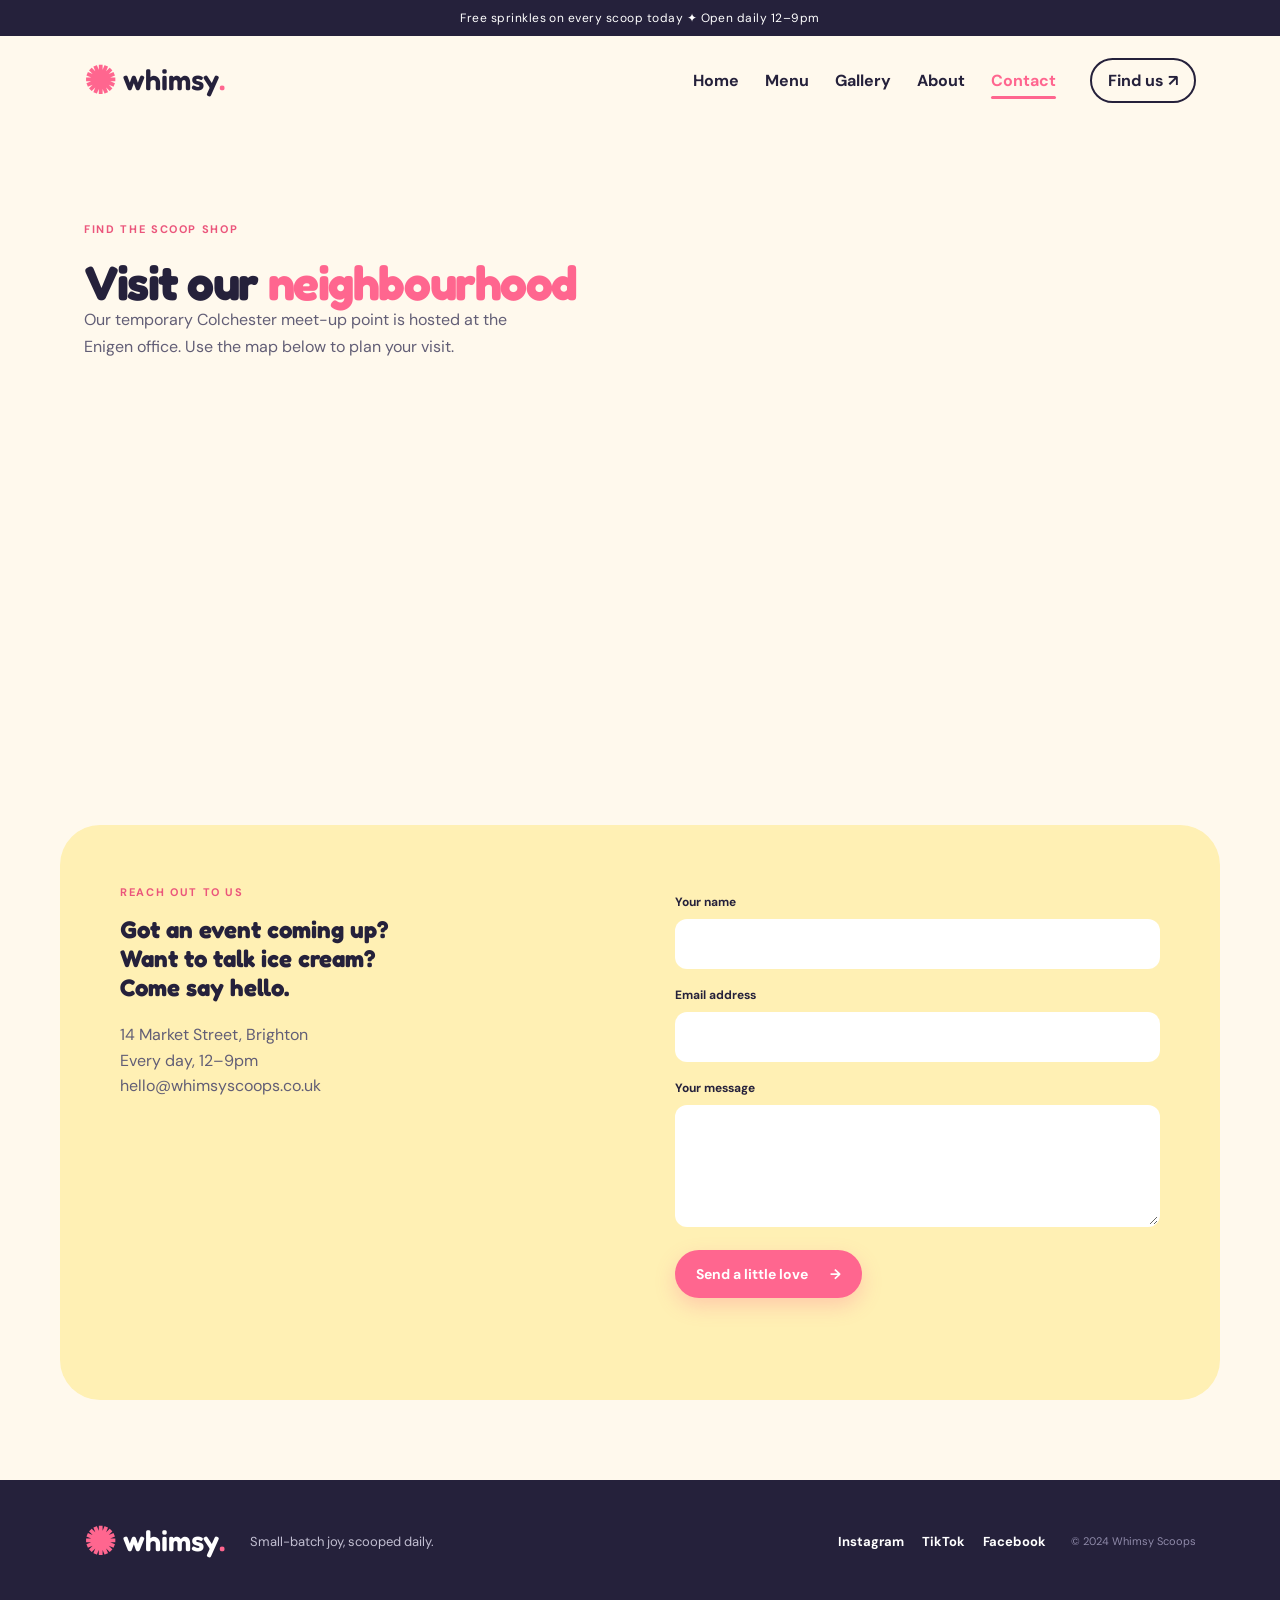
<file: contact.html>
<!doctype html>
<html lang="en">

<head>
    <meta charset="UTF-8">
    <meta name="viewport" content="width=device-width,initial-scale=1">
    <title>Contact | Whimsy Scoops</title>
    <link rel="stylesheet" href="styles.css">
    <link rel="icon" href="favicon.svg">
    <script defer src="components.js"></script>
    <script defer src="script.js"></script>
    <link rel="preconnect" href="https://fonts.googleapis.com" />
    <link rel="preconnect" href="https://fonts.gstatic.com" crossorigin />
    <link
        href="https://fonts.googleapis.com/css2?family=DM+Sans:wght@400;500;700&family=Fredoka:wght@500;600;700&display=swap"
        rel="stylesheet" />
    <link rel="stylesheet" href="styles.css" />
    <link rel="icon" href="favicon.svg" />
    <script defer src="script.js"></script>
    <script defer src="components.js"></script>
</head>

<body>
    <div class="announcement">Free sprinkles on every scoop today <span>✦</span> Open daily 12–9pm</div>
    <header class="site-header"><a class="brand" href="index.html"><span class="brand-mark">✺</span> whimsy<span
                class="brand-dot">.</span></a>
        <nav class="nav-links"><a href="index.html">Home</a><a href="menu.html">Menu</a><a
                href="gallery.html">Gallery</a><a href="about.html">About</a><a href="contact.html">Contact</a></nav>
    </header>
    <main>
        <section class="page-section">
            <p class="eyebrow">Find the scoop shop</p>
            <h2>Visit our <em>neighbourhood</em></h2>
            <p class="hero-text">Our temporary Colchester meet-up point is hosted at the Enigen office. Use the map
                below to plan your visit.</p><iframe title="Enigen Colchester office map"
                src="https://www.google.com/maps?q=Enigen%20Colchester%20office&output=embed" width="100%" height="340"
                style="border:0;border-radius:24px" loading="lazy" allowfullscreen></iframe>
        </section>
        <section class="contact-section page-section">
            <div class="contact-copy">
                <p class="eyebrow">Reach Out to Us</p>
                <h1>Got an event coming up?<br>Want to talk ice cream?<br>Come say hello.</em></h1>
                <p>14 Market Street, Brighton<br>Every day, 12–9pm<br>hello@whimsyscoops.co.uk</p>
            </div>
            <form id="contact-form" class="contact-form"><label for="name">Your name</label><input id="name" name="name"
                    required><label for="email">Email address</label><input id="email" name="email" type="email"
                    required><label for="message">Your message</label><textarea id="message" name="message" rows="5"
                    required></textarea><button class="button button-primary" type="submit">Send a little love
                    <span>→</span></button>
                <p class="form-status" role="status"></p>
            </form>
        </section>
    </main>
    <footer class="site-footer"><a class="brand" href="index.html"><span class="brand-mark">✺</span> whimsy<span
                class="brand-dot">.</span></a>
        <p>Small-batch joy, scooped daily.</p>
    </footer>
</body>

</html>
</file>
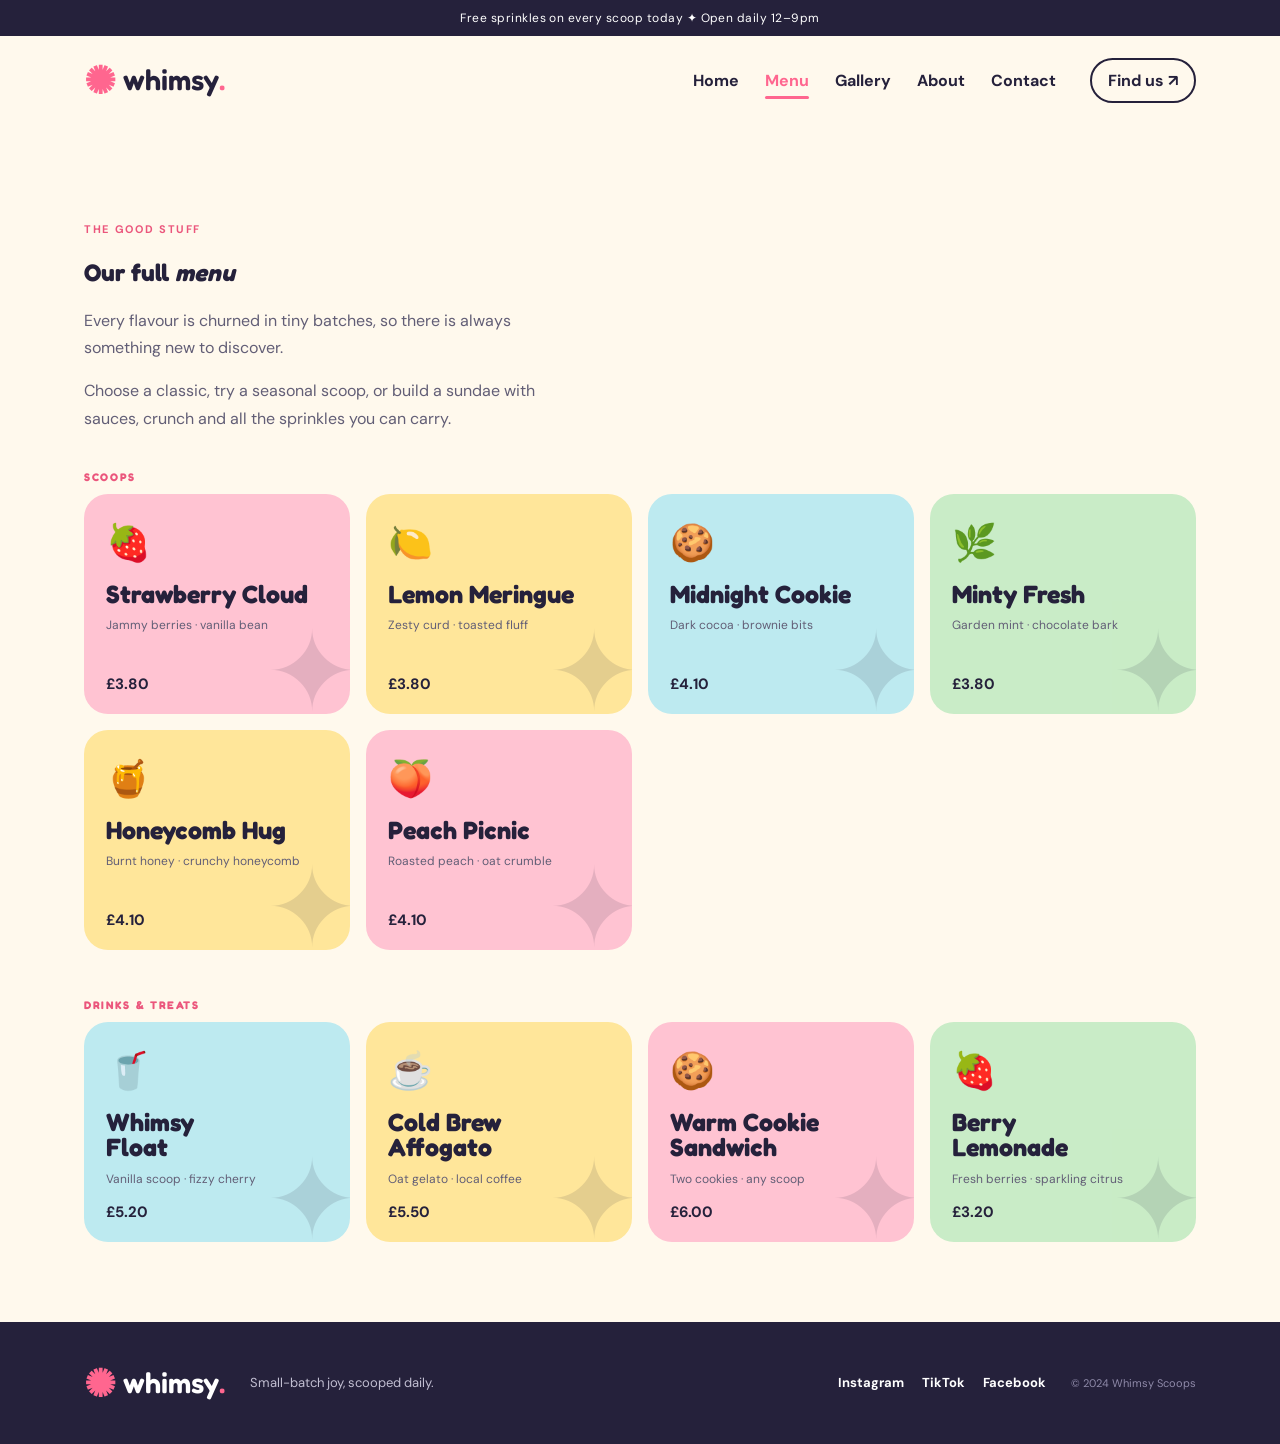
<file: menu.html>
<!doctype html>
<html lang="en">

<head>
    <meta charset="UTF-8">
    <meta name="viewport" content="width=device-width,initial-scale=1">
    <title>Menu | Whimsy Scoops</title>
    <link rel="stylesheet" href="styles.css">
    <link rel="icon" href="favicon.svg">
    <script defer src="components.js"></script>
    <link rel="preconnect" href="https://fonts.googleapis.com" />
    <link rel="preconnect" href="https://fonts.gstatic.com" crossorigin />
    <link
        href="https://fonts.googleapis.com/css2?family=DM+Sans:wght@400;500;700&family=Fredoka:wght@500;600;700&display=swap"
        rel="stylesheet" />
    <link rel="stylesheet" href="styles.css" />
    <link rel="icon" href="favicon.svg" />
    <script defer src="script.js"></script>
    <script defer src="components.js"></script>
</head>

<body>
    <div class="announcement">Free sprinkles on every scoop today <span>✦</span> Open daily 12–9pm</div>
    <header class="site-header"><a class="brand" href="index.html"><span class="brand-mark">✺</span> whimsy<span
                class="brand-dot">.</span></a>
        <nav class="nav-links"><a href="index.html">Home</a><a href="menu.html">Menu</a><a
                href="gallery.html">Gallery</a><a href="about.html">About</a><a href="contact.html">Contact</a></nav>
    </header>
    <main>
        <section class="page-section">
            <p class="eyebrow">The good stuff</p>
            <h1>Our full <em>menu</em></h1>
            <p class="hero-text">Every flavour is churned in tiny batches, so there is always something new to discover.
            </p>
            <p class="hero-text">Choose a classic, try a seasonal scoop, or build a sundae with sauces, crunch and all
                the sprinkles you can carry.</p>
            <h2 class="eyebrow" style="margin-top:40px">Scoops</h2>
            <div class="flavour-grid">
                <article class="flavour-card pink"><span class="flavour-icon">🍓</span>
                    <h3>Strawberry Cloud</h3>
                    <p>Jammy berries · vanilla bean</p><strong>£3.80</strong>
                </article>
                <article class="flavour-card yellow"><span class="flavour-icon">🍋</span>
                    <h3>Lemon Meringue</h3>
                    <p>Zesty curd · toasted fluff</p><strong>£3.80</strong>
                </article>
                <article class="flavour-card blue"><span class="flavour-icon">🍪</span>
                    <h3>Midnight Cookie</h3>
                    <p>Dark cocoa · brownie bits</p><strong>£4.10</strong>
                </article>
                <article class="flavour-card green"><span class="flavour-icon">🌿</span>
                    <h3>Minty Fresh</h3>
                    <p>Garden mint · chocolate bark</p><strong>£3.80</strong>
                </article>
                <article class="flavour-card yellow"><span class="flavour-icon">🍯</span>
                    <h3>Honeycomb Hug</h3>
                    <p>Burnt honey · crunchy honeycomb</p><strong>£4.10</strong>
                </article>
                <article class="flavour-card pink"><span class="flavour-icon">🍑</span>
                    <h3>Peach Picnic</h3>
                    <p>Roasted peach · oat crumble</p><strong>£4.10</strong>
                </article>
            </div>
            <h2 class="eyebrow" style="margin-top:50px">Drinks & treats</h2>
            <div class="flavour-grid">
                <article class="flavour-card blue"><span class="flavour-icon">🥤</span>
                    <h3>Whimsy<br>Float</h3>
                    <p>Vanilla scoop · fizzy cherry</p><strong>£5.20</strong>
                </article>
                <article class="flavour-card yellow"><span class="flavour-icon">☕</span>
                    <h3>Cold Brew<br>Affogato</h3>
                    <p>Oat gelato · local coffee</p><strong>£5.50</strong>
                </article>
                <article class="flavour-card pink"><span class="flavour-icon">🍪</span>
                    <h3>Warm Cookie<br>Sandwich</h3>
                    <p>Two cookies · any scoop</p><strong>£6.00</strong>
                </article>
                <article class="flavour-card green"><span class="flavour-icon">🍓</span>
                    <h3>Berry<br>Lemonade</h3>
                    <p>Fresh berries · sparkling citrus</p><strong>£3.20</strong>
                </article>
            </div>
        </section>
    </main>
    <footer class="site-footer"><a class="brand" href="index.html"><span class="brand-mark">✺</span> whimsy<span
                class="brand-dot">.</span></a>
        <p>Small-batch joy, scooped daily.</p>
        <div class="social-links"><a href="https://instagram.com">Instagram</a><a href="https://tiktok.com">TikTok</a>
        </div>
    </footer>
</body>

</html>
</file>
<file: styles.css>
:root {
    --ink: #25213b;
    --pink: #ff668f;
    --yellow: #ffd96a;
    --blue: #a9e4ee;
    --cream: #fff9ed;
    --green: #bce8bd
}

* {
    box-sizing: border-box
}

html {
    scroll-behavior: smooth
}

body {
    margin: 0;
    color: var(--ink);
    background: var(--cream);
    font: 16px 'DM Sans', sans-serif
}

h1,
h2,
h3,
.brand {
    font-family: 'Fredoka', sans-serif
}

h1,
h2,
h3,
p {
    margin-top: 0
}

.announcement {
    background: var(--ink);
    color: #fff;
    padding: 10px;
    text-align: center;
    font-size: 12px;
    letter-spacing: .04em
}

.announcement span {
    color: var(--yellow);
    margin: 0 12px
}

.site-header {
    max-width: 1160px;
    margin: auto;
    padding: 24px 24px 16px;
    display: flex;
    align-items: center;
    gap: 34px
}

.brand {
    font-size: 29px;
    text-decoration: none;
    color: var(--ink);
    font-weight: 600;
    margin-right: auto
}

.brand-mark {
    color: var(--pink);
    font-size: 38px;
    vertical-align: -4px
}

.brand-dot {
    color: var(--pink)
}

.nav-links {
    display: flex;
    gap: 26px
}

.nav-links a,
.text-link,
.header-cta,
.gallery-handle,
.social-links a {
    color: var(--ink);
    text-decoration: none;
    font-weight: 700
}

.nav-links a:hover,
.text-link:hover,
.social-links a:hover {
    color: var(--pink)
}

.header-cta {
    border: 2px solid var(--ink);
    border-radius: 99px;
    padding: 10px 16px
}

.menu-toggle {
    display: none;
    background: none;
    border: 0;
    font-size: 24px
}

.page-section {
    max-width: 1160px;
    margin: auto;
    padding: 80px 24px
}

.hero {
    display: grid;
    grid-template-columns: 1fr 1fr;
    gap: 50px;
    align-items: center;
    padding-top: 60px
}

.eyebrow {
    text-transform: uppercase;
    letter-spacing: .15em;
    font-size: 11px;
    font-weight: 700;
    color: #eb567c;
    padding-bottom: 1%;
}

.hero h1 {
    font-size: clamp(48px, 7vw, 84px);
    line-height: .96;
    letter-spacing: -.04em;
    margin-bottom: 25px
}

.hero h1 em,
h2 em {
    font-style: normal;
    color: var(--pink)
}

.hero-text {
    max-width: 460px;
    line-height: 1.7;
    color: #625e76
}

.hero-actions {
    display: flex;
    gap: 24px;
    align-items: center;
    margin: 30px 0
}

.button {
    display: inline-flex;
    gap: 22px;
    align-items: center;
    border: 0;
    border-radius: 99px;
    padding: 15px 21px;
    font: 700 14px 'DM Sans';
    cursor: pointer;
    text-decoration: none
}

.button-primary {
    background: var(--pink);
    color: #fff;
    box-shadow: 0 8px 20px #ff668f45
}

.button-primary:hover {
    transform: translateY(-2px)
}

.text-link {
    font-size: 14px
}

.hero-note {
    display: flex;
    align-items: center;
    gap: 12px;
    font-size: 12px;
    color: #625e76
}

.avatar-stack {
    display: flex
}

.avatar-stack i {
    display: grid;
    place-items: center;
    background: #fff;
    border: 2px solid var(--cream);
    border-radius: 50%;
    width: 30px;
    height: 30px;
    font-style: normal;
    margin-left: -7px
}

.avatar-stack i:first-child {
    margin-left: 0
}

.hero-art {
    position: relative;
    min-height: 470px
}

.hero-art img {
    position: absolute;
    width: 75%;
    height: 390px;
    object-fit: cover;
    border-radius: 48% 52% 50% 50%;
    right: 8%;
    top: 38px;
    transform: rotate(5deg);
    z-index: 1
}

.sun-shape {
    position: absolute;
    background: var(--yellow);
    width: 85%;
    height: 420px;
    border-radius: 52% 48% 45% 55%;
    right: 0;
    top: 5px;
    transform: rotate(-9deg)
}

.sticker {
    position: absolute;
    z-index: 2;
    bottom: 28px;
    left: 5%;
    background: var(--blue);
    border-radius: 50%;
    width: 105px;
    height: 105px;
    display: grid;
    place-content: center;
    text-align: center;
    font: 600 15px 'Fredoka';
    transform: rotate(-12deg)
}

.sticker span {
    color: #eb567c;
    font-size: 20px
}

.doodle {
    position: absolute;
    z-index: 3;
    font-size: 40px
}

.doodle-star {
    right: 3%;
    top: 4%;
    color: var(--pink)
}

.doodle-heart {
    left: 8%;
    top: 12%;
    color: #fff
}

.section-heading {
    display: flex;
    justify-content: space-between;
    align-items: end;
    margin-bottom: 35px
}

h2 {
    font-size: 48px;
    line-height: 1;
    margin-bottom: 0;
    letter-spacing: -.03em
}

.flavour-grid {
    display: grid;
    grid-template-columns: repeat(4, 1fr);
    gap: 16px
}

.flavour-card {
    padding: 25px 22px;
    min-height: 220px;
    border-radius: 24px;
    position: relative;
    overflow: hidden
}

.flavour-card:after {
    content: '✦';
    position: absolute;
    font-size: 110px;
    opacity: .12;
    right: -8px;
    bottom: -30px
}

.pink {
    background: #ffc3d2
}

.yellow {
    background: #ffe69a
}

.blue {
    background: #bdeaf0
}

.green {
    background: #c9ecc7
}

.flavour-icon {
    font-size: 36px
}

.flavour-card h3 {
    font-size: 25px;
    line-height: 1.02;
    margin: 16px 0 10px
}

.flavour-card p {
    font-size: 12px;
    color: #625e76
}

.flavour-card strong {
    position: absolute;
    bottom: 20px;
    font-size: 15px
}

.gallery-grid {
    display: grid;
    grid-template-columns: repeat(4, 1fr);
    gap: 14px
}

.gallery-grid img {
    width: 100%;
    height: 250px;
    object-fit: cover;
    border-radius: 20px
}

.gallery-handle {
    font-size: 13px
}

.contact-section {
    display: grid;
    grid-template-columns: 1fr 1fr;
    gap: 70px;
    background: #fff0b4;
    border-radius: 40px;
    margin-bottom: 80px;
    padding: 60px
}

.contact-copy h2 {
    font-size: 50px;
    margin: 15px 0
}

.contact-copy>p:not(.eyebrow) {
    color: #625e76;
    line-height: 1.6;
    max-width: 420px
}

.contact-details {
    margin-top: 30px;
    font-size: 14px;
    line-height: 1.6
}

.contact-form {
    display: flex;
    flex-direction: column;
    gap: 9px
}

.contact-form label {
    font-size: 12px;
    font-weight: 700;
    margin-top: 9px
}

.contact-form input,
.contact-form textarea {
    border: 2px solid transparent;
    border-radius: 12px;
    background: #fff;
    padding: 14px;
    font: 14px 'DM Sans';
    color: var(--ink);
    resize: vertical
}

.contact-form input:focus,
.contact-form textarea:focus {
    outline: 0;
    border-color: var(--pink)
}

.contact-form button {
    margin-top: 14px;
    align-self: flex-start
}

.form-status {
    min-height: 20px;
    color: #2c8b61;
    font-size: 13px
}

.site-footer {
    background: var(--ink);
    color: #fff;
    padding: 38px max(24px, calc((100% - 1112px)/2));
    display: flex;
    align-items: center;
    gap: 25px
}

.site-footer .brand {
    color: #fff;
    margin: 0
}

.site-footer p {
    margin: 0;
    color: #c2bfd2;
    font-size: 13px
}

.social-links {
    display: flex;
    gap: 18px;
    margin-left: auto
}

.social-links a {
    color: #fff;
    font-size: 13px
}

.site-footer small {
    color: #8f8aa9;
    font-size: 11px
}

@media(max-width:760px) {
    .site-header {
        padding: 18px 20px
    }

    .menu-toggle {
        display: block
    }

    .nav-links {
        display: none;
        position: absolute;
        top: 70px;
        left: 0;
        right: 0;
        background: var(--cream);
        padding: 20px;
        z-index: 10;
        flex-direction: column;
        box-shadow: 0 10px 20px #25213b15
    }

    .nav-links.open {
        display: flex
    }

    .header-cta {
        display: none
    }

    .hero {
        grid-template-columns: 1fr;
        padding-top: 35px
    }

    .hero-art {
        min-height: 350px
    }

    .hero-art img {
        height: 300px
    }

    .sun-shape {
        height: 320px
    }

    .flavour-grid,
    .gallery-grid {
        grid-template-columns: repeat(2, 1fr)
    }

    .gallery-grid img {
        height: 180px
    }

    .contact-section {
        grid-template-columns: 1fr;
        padding: 35px 24px;
        gap: 30px
    }

    .contact-copy h2,
    h2 {
        font-size: 39px
    }

    .site-footer {
        flex-wrap: wrap
    }

    .site-footer p {
        order: 3;
        width: 100%
    }

    .social-links {
        margin-left: 0
    }

    .site-footer small {
        margin-left: auto
    }
}

.nav-links a.active {
    color: var(--pink);
    position: relative
}

.nav-links a.active:after {
    content: '';
    position: absolute;
    left: 0;
    right: 0;
    bottom: -8px;
    height: 3px;
    border-radius: 9px;
    background: var(--pink)
}

.site-header {
    min-height: 76px
}

.nav-links {
    min-height: 38px;
    align-items: center
}

.header-cta {
    white-space: nowrap;
    min-width: 92px;
    text-align: center
}

.announcement {
    min-height: 34px
}

@import url('https://fonts.googleapis.com/css2?family=DM+Sans:wght@400;500;700&family=Fredoka:wght@500;600;700&display=swap');

body>main {
    padding-top: 18px
}

.contact-section,
.contact-intro {
    margin-top: 24px
}

.site-header {
    height: 88px;
    min-height: 88px;
    padding-top: 24px;
    padding-bottom: 24px
}

.announcement {
    height: 36px;
    padding: 10px;
    display: flex;
    align-items: center;
    justify-content: center
}
</file>
